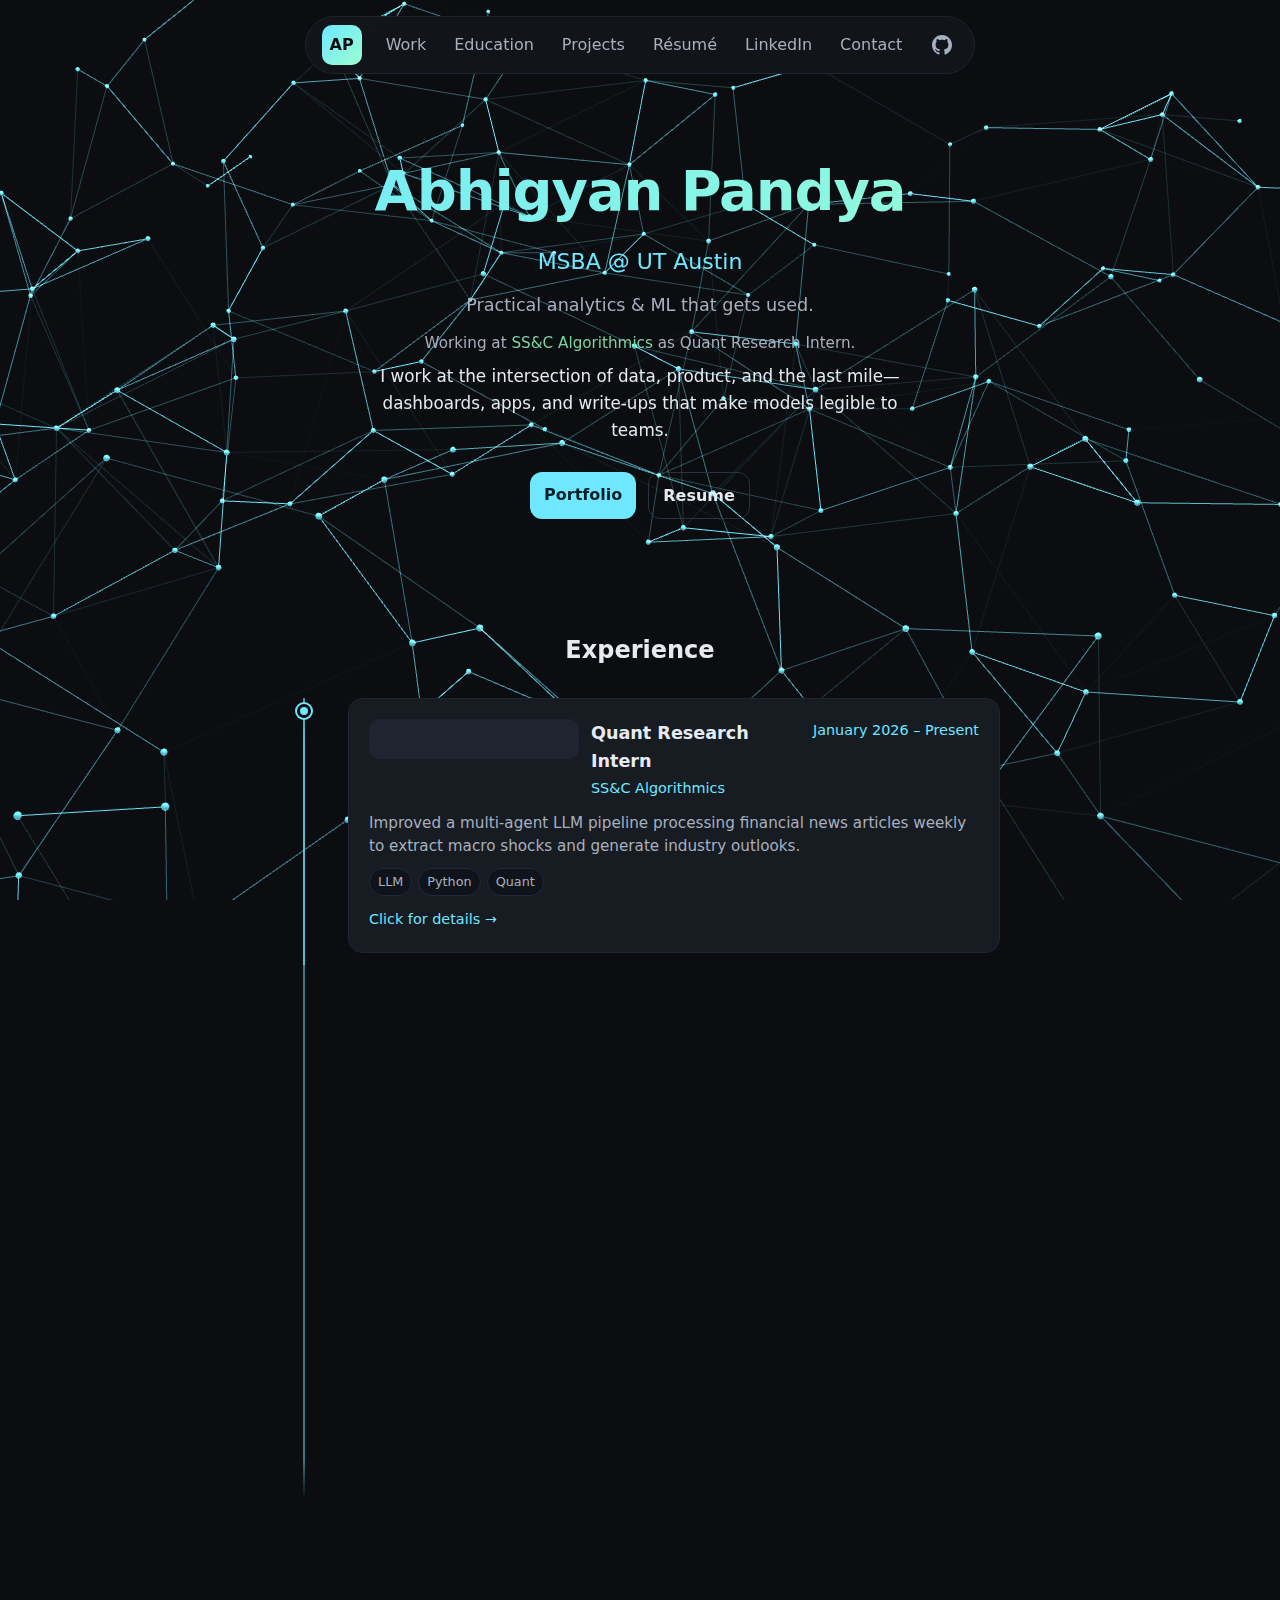
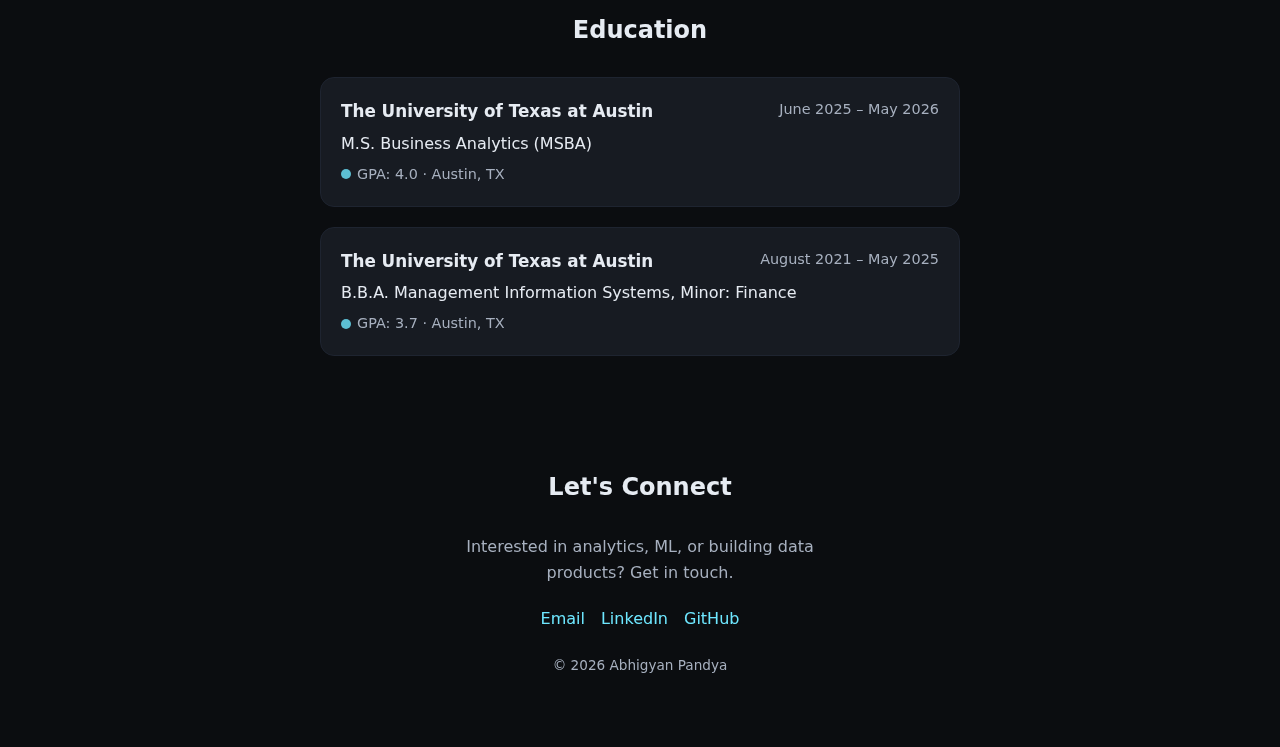
<file: index.html>
<!doctype html>
<html lang="en" class="home">
<head>
  <meta charset="utf-8" />
  <meta name="viewport" content="width=device-width, initial-scale=1" />
  <title>Abhigyan Pandya</title>

  <link rel="stylesheet" href="assets/style.css" />

  <link rel="icon" href="/favicon_io/favicon.ico?v=2" sizes="any">
  <link rel="icon" type="image/png" sizes="32x32" href="/favicon_io/favicon-32x32.png?v=2">
  <link rel="icon" type="image/png" sizes="16x16" href="/favicon_io/favicon-16x16.png?v=2">
  <link rel="apple-touch-icon" sizes="180x180" href="/favicon_io/apple-touch-icon.png">
  <link rel="manifest" href="/favicon_io/site.webmanifest">
  <meta name="theme-color" content="#0b0d10">

  <meta property="og:title" content="Abhigyan Pandya — Analytics & Product" />
  <meta property="og:description" content="MSBA @ UT Austin. I build practical analytics & ML products: AI travel recommender, 30k-review NLP, CVaR optimization, and more." />
  <meta property="og:type" content="website" />
  <meta property="og:url" content="https://abhpan007.github.io/" />
  <meta property="og:image" content="https://abhpan007.github.io/assets/og-home.png" />
  <meta name="twitter:card" content="summary_large_image" />
</head>
<body>
  <div class="bg-dynamic" id="bg-dynamic" aria-hidden="true"></div>

  <header class="topbar container" id="topbar">
    <div class="topbar-pill">
      <a class="logo" href="/">AP</a>
      <nav class="nav">
        <a href="#experience">Work</a>
        <a href="#education">Education</a>
        <a href="/projects.html">Projects</a>
        <a href="/resume.html">Résumé</a>
        <a href="https://www.linkedin.com/in/abhi-pandya" target="_blank" rel="noopener">LinkedIn</a>
        <a href="#contact">Contact</a>
      </nav>
      <a class="nav-icon nav-icon-github" href="https://github.com/abhpan007" target="_blank" rel="noopener" aria-label="GitHub"><svg xmlns="http://www.w3.org/2000/svg" width="20" height="20" viewBox="0 0 24 24" fill="currentColor" aria-hidden="true"><path d="M12 0c-6.626 0-12 5.373-12 12 0 5.302 3.438 9.8 8.207 11.387.599.111.793-.261.793-.577v-2.234c-3.338.726-4.033-1.416-4.033-1.416-.546-1.387-1.333-1.756-1.333-1.756-1.089-.745.083-.729.083-.729 1.205.084 1.839 1.237 1.839 1.237 1.07 1.834 2.807 1.304 3.492.997.107-.775.418-1.305.762-1.604-2.665-.305-5.467-1.334-5.467-5.931 0-1.311.469-2.381 1.236-3.221-.124-.303-.535-1.524.117-3.176 0 0 1.008-.322 3.301 1.23.957-.266 1.983-.399 3.003-.404 1.02.005 2.047.138 3.006.404 2.291-1.552 3.297-1.23 3.297-1.23.653 1.653.242 2.874.118 3.176.77.84 1.235 1.911 1.235 3.221 0 4.609-2.807 5.624-5.479 5.921.43.372.823 1.102.823 2.222v3.293c0 .319.192.694.801.576 4.765-1.589 8.199-6.086 8.199-11.386 0-6.627-5.373-12-12-12z"/></svg></a>
    </div>
  </header>

  <main class="container">
    <section class="hero-block" id="top">
      <h1 class="name name-gradient">Abhigyan Pandya</h1>
      <p class="role">MSBA @ UT Austin</p>
      <p class="tagline">Practical analytics & ML that gets used.</p>
      <p class="current">Working at <a class="company-link" href="https://www.ssctech.com/" target="_blank" rel="noopener">SS&C Algorithmics</a> as Quant Research Intern.</p>
      <p class="one-liner">I work at the intersection of data, product, and the last mile—dashboards, apps, and write-ups that make models legible to teams.</p>
      <div class="cta">
        <a class="btn btn-primary" href="/projects.html">Portfolio</a>
        <a class="btn ghost" href="/resume.html">Resume</a>
      </div>
    </section>

    <section id="experience">
      <h2>Experience</h2>
      <div class="timeline timeline-left">
        <div class="timeline-line" id="timeline-line" aria-hidden="true"></div>
        <div class="timeline-item" data-timeline>
          <div class="timeline-track"><span class="timeline-dot"></span></div>
          <div class="timeline-card">
            <div class="timeline-card-header">
              <div class="timeline-card-title-row">
                <div class="timeline-logo" aria-hidden="true"></div>
                <div>
                  <h3>Quant Research Intern</h3>
                  <p class="company">SS&C Algorithmics</p>
                </div>
                <p class="timeline-dates">January 2026 – Present</p>
              </div>
            </div>
            <p class="desc">Improved a multi-agent LLM pipeline processing financial news articles weekly to extract macro shocks and generate industry outlooks.</p>
            <div class="tags">
              <span class="badge">LLM</span>
              <span class="badge">Python</span>
              <span class="badge">Quant</span>
            </div>
            <div class="timeline-card-details" id="exp-details-1" hidden>
              <p>Additional context: pipeline ingests news, runs LLM extraction, and produces structured outlooks for internal use.</p>
            </div>
            <button type="button" class="timeline-details-toggle" data-details="exp-details-1" aria-expanded="false">Click for details →</button>
          </div>
        </div>
        <div class="timeline-item" data-timeline>
          <div class="timeline-track"><span class="timeline-dot"></span></div>
          <div class="timeline-card">
            <div class="timeline-card-header">
              <div class="timeline-card-title-row">
                <div class="timeline-logo" aria-hidden="true"></div>
                <div>
                  <h3>Technical Co-Founder</h3>
                  <p class="company"><a href="https://www.statme.us/" target="_blank" rel="noopener">StatMe</a></p>
                </div>
                <p class="timeline-dates">Ongoing</p>
              </div>
            </div>
            <p class="desc">Co-building StatMe, a basketball analytics platform. Building product, data pipelines, and analytics to bring NBA-level insights to players and teams.</p>
            <div class="tags">
              <span class="badge">Analytics</span>
              <span class="badge">Product</span>
              <span class="badge">Python</span>
            </div>
            <div class="timeline-card-details" id="exp-details-2" hidden>
              <p>Building full-stack product: data ingestion, stat models, and user-facing dashboards.</p>
            </div>
            <button type="button" class="timeline-details-toggle" data-details="exp-details-2" aria-expanded="false">Click for details →</button>
          </div>
        </div>
        <div class="timeline-item" data-timeline>
          <div class="timeline-track"><span class="timeline-dot"></span></div>
          <div class="timeline-card">
            <div class="timeline-card-header">
              <div class="timeline-card-title-row">
                <div class="timeline-logo" aria-hidden="true"></div>
                <div>
                  <h3>Data Science Analyst Intern</h3>
                  <p class="company">Expedia Group</p>
                </div>
                <p class="timeline-dates">May 2024 – July 2024</p>
              </div>
            </div>
            <p class="desc">Utilized SQL and Python to create data models and identify key insights analyzing customer trends in the Air Analytics business.</p>
            <div class="tags">
              <span class="badge">Python</span>
              <span class="badge">SQL</span>
              <span class="badge">Analytics</span>
            </div>
            <div class="timeline-card-details" id="exp-details-3" hidden>
              <p>Focused on Air Analytics: built dashboards and models to surface trends for product and business teams.</p>
            </div>
            <button type="button" class="timeline-details-toggle" data-details="exp-details-3" aria-expanded="false">Click for details →</button>
          </div>
        </div>
      </div>
    </section>

    <section id="education">
      <h2>Education</h2>
      <div class="education-list">
        <article class="edu-card">
          <div class="edu-card-head">
            <p class="school">The University of Texas at Austin</p>
            <p class="dates">June 2025 – May 2026</p>
          </div>
          <p class="degree">M.S. Business Analytics (MSBA)</p>
          <p class="meta"><span class="location-icon" aria-hidden="true"></span> GPA: 4.0 · Austin, TX</p>
        </article>
        <article class="edu-card">
          <div class="edu-card-head">
            <p class="school">The University of Texas at Austin</p>
            <p class="dates">August 2021 – May 2025</p>
          </div>
          <p class="degree">B.B.A. Management Information Systems, Minor: Finance</p>
          <p class="meta"><span class="location-icon" aria-hidden="true"></span> GPA: 3.7 · Austin, TX</p>
        </article>
      </div>
    </section>

    <section class="contact-block" id="contact">
      <h2>Let's Connect</h2>
      <p class="hook">Interested in analytics, ML, or building data products? Get in touch.</p>
      <div class="links">
        <a href="mailto:abhigyanpandya@gmail.com">Email</a>
        <a href="https://www.linkedin.com/in/abhi-pandya" target="_blank" rel="noopener">LinkedIn</a>
        <a href="https://github.com/abhpan007" target="_blank" rel="noopener">GitHub</a>
      </div>
      <p class="copy">© <span id="year"></span> Abhigyan Pandya</p>
    </section>
  </main>

  <script src="assets/vendor/three.min.js"></script>
  <script src="assets/vendor/vanta.net.min.js"></script>
  <script src="assets/index.js"></script>
  <script>document.getElementById('year').textContent = new Date().getFullYear();</script>
</body>
</html>
</file>
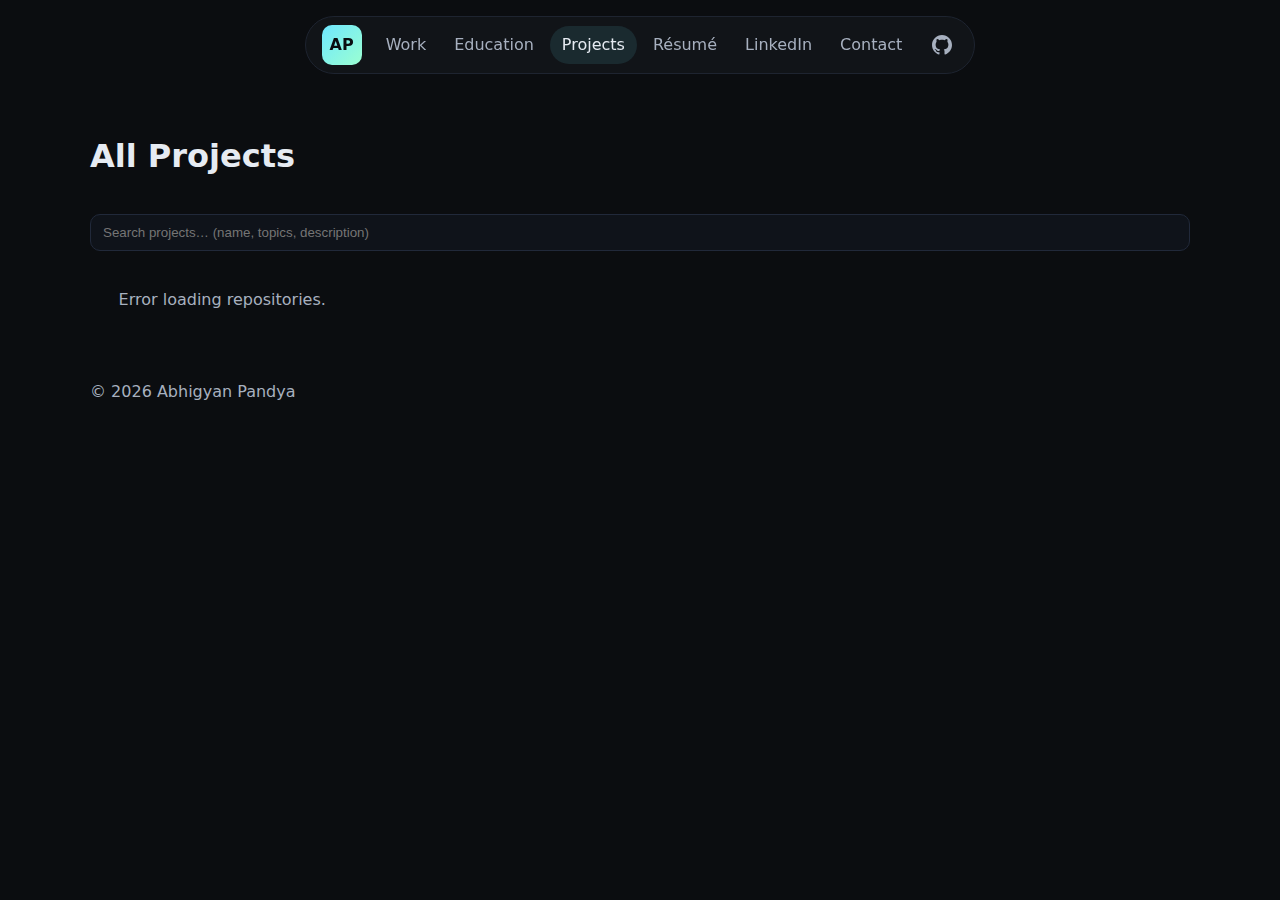
<file: projects.html>
<!doctype html>
<html lang="en">
<head>
<meta charset="utf-8" />
<meta name="viewport" content="width=device-width, initial-scale=1" />
  <!-- Favicons (same as index) -->
<link rel="icon" href="/favicon_io/favicon.ico?v=2" sizes="any">
<link rel="icon" type="image/png" sizes="32x32" href="/favicon_io/favicon-32x32.png?v=2">
<link rel="icon" type="image/png" sizes="16x16" href="/favicon_io/favicon-16x16.png?v=2">
<link rel="apple-touch-icon" sizes="180x180" href="/favicon_io/apple-touch-icon.png">
<link rel="manifest" href="/favicon_io/site.webmanifest">
<meta name="theme-color" content="#0b0d10">

<meta property="og:title" content="Abhigyan Pandya — Analytics & Product" />
<meta property="og:description" content="MSBA @ UT Austin. I build practical analytics & ML products: AI travel recommender, 30k-review NLP, CVaR optimization, and more." />
<meta property="og:type" content="website" />
<meta property="og:url" content="https://abhpan007.github.io/" />
<meta property="og:image" content="https://abhpan007.github.io/assets/og-home.png" />
<meta name="twitter:card" content="summary_large_image" />

 
<title>All Projects – Abhigyan Pandya</title>
<meta name="description" content="All public GitHub repositories by Abhigyan Pandya." />
<link rel="stylesheet" href="assets/style.css" />
</head>
<body>
<header class="topbar container">
  <div class="topbar-pill">
    <a class="logo" href="/">AP</a>
    <nav class="nav">
      <a href="/#experience">Work</a>
      <a href="/#education">Education</a>
      <a class="active" href="/projects.html">Projects</a>
      <a href="/resume.html">Résumé</a>
      <a href="https://www.linkedin.com/in/abhi-pandya" target="_blank" rel="noopener">LinkedIn</a>
      <a href="/#contact">Contact</a>
    </nav>
    <a class="nav-icon nav-icon-github" href="https://github.com/abhpan007" target="_blank" rel="noopener" aria-label="GitHub"><svg xmlns="http://www.w3.org/2000/svg" width="20" height="20" viewBox="0 0 24 24" fill="currentColor" aria-hidden="true"><path d="M12 0c-6.626 0-12 5.373-12 12 0 5.302 3.438 9.8 8.207 11.387.599.111.793-.261.793-.577v-2.234c-3.338.726-4.033-1.416-4.033-1.416-.546-1.387-1.333-1.756-1.333-1.756-1.089-.745.083-.729.083-.729 1.205.084 1.839 1.237 1.839 1.237 1.07 1.834 2.807 1.304 3.492.997.107-.775.418-1.305.762-1.604-2.665-.305-5.467-1.334-5.467-5.931 0-1.311.469-2.381 1.236-3.221-.124-.303-.535-1.524.117-3.176 0 0 1.008-.322 3.301 1.23.957-.266 1.983-.399 3.003-.404 1.02.005 2.047.138 3.006.404 2.291-1.552 3.297-1.23 3.297-1.23.653 1.653.242 2.874.118 3.176.77.84 1.235 1.911 1.235 3.221 0 4.609-2.807 5.624-5.479 5.921.43.372.823 1.102.823 2.222v3.293c0 .319.192.694.801.576 4.765-1.589 8.199-6.086 8.199-11.386 0-6.627-5.373-12-12-12z"/></svg></a>
  </div>
</header>


<main class="container">
<section class="pagehead">
<h1>All Projects</h1>
<input id="search" class="search" type="search" placeholder="Search projects… (name, topics, description)" />
</section>


<div id="repo-grid" class="grid"></div>
<div id="empty" class="empty" hidden>No matches. Try a different search.</div>
</main>


<footer class="container footer">
<span>© <span id="year"></span> Abhigyan Pandya</span>
</footer>


<script>window.SITE_CFG = { username: "abhpan007" };</script>
<script src="assets/site.js"></script>
<script>
document.getElementById('year').textContent = new Date().getFullYear();
loadAndRenderRepos({
gridId: 'repo-grid',
emptyId: 'empty',
searchId: 'search',
hide: {
forks: true,
archived: true,
pagesRepo: true
}
});
</script>
</body>
</html>
</file>
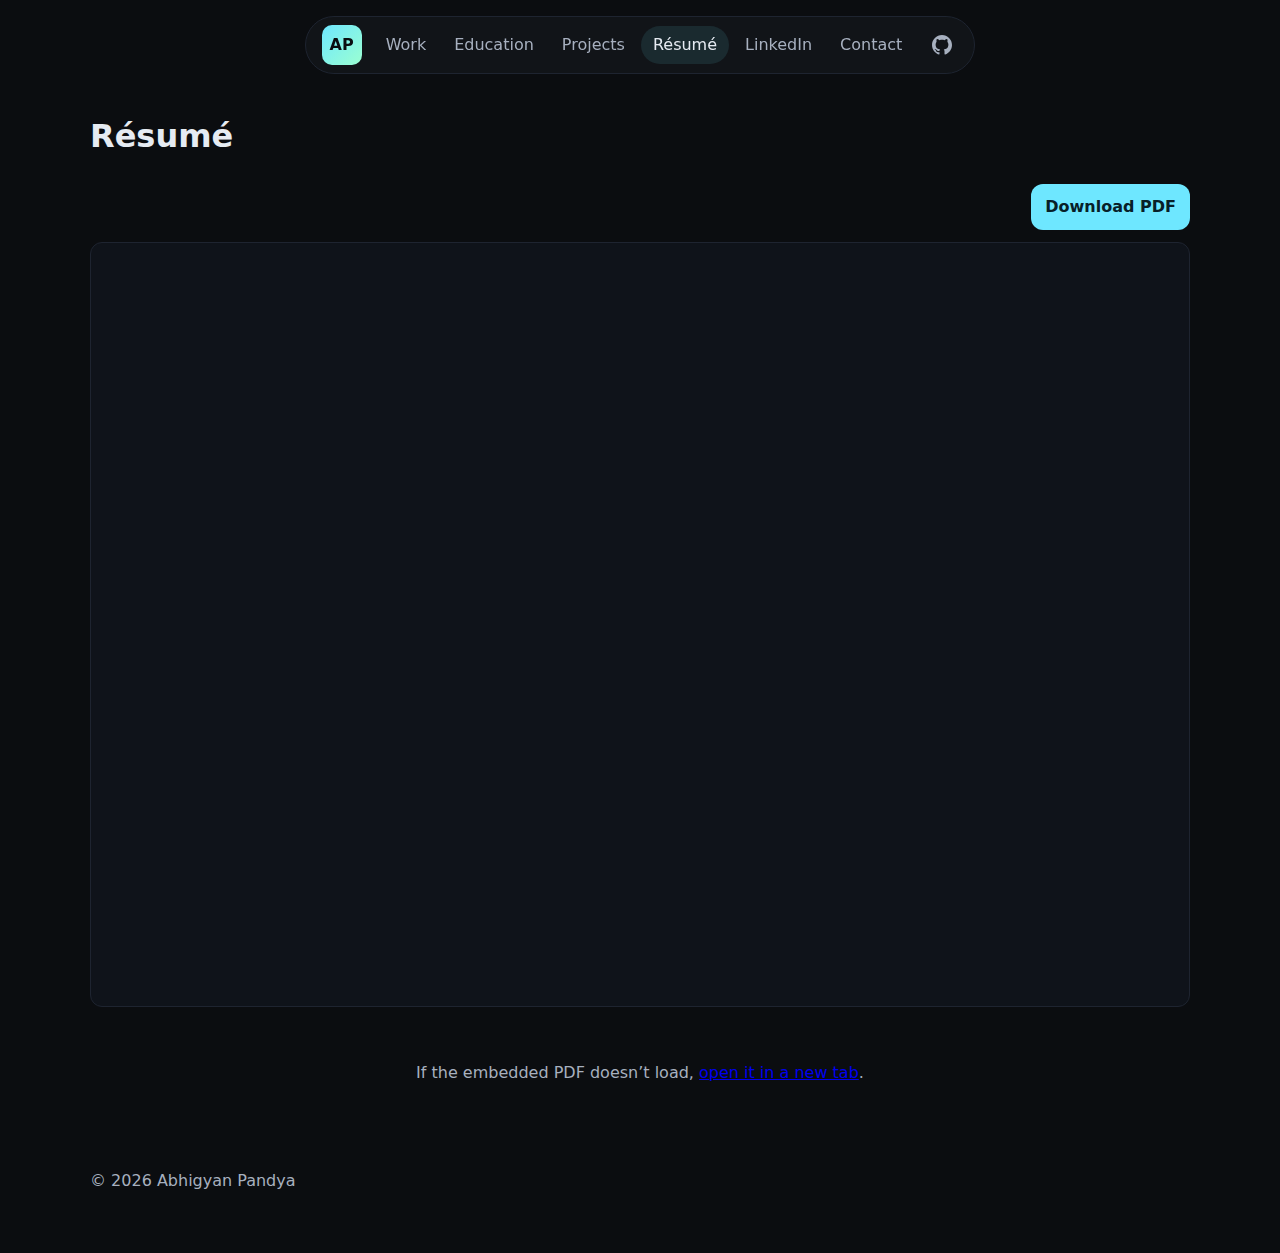
<file: resume.html>
<!doctype html>
<html lang="en">
<head>
<meta charset="utf-8" />
<meta name="viewport" content="width=device-width, initial-scale=1" />

 <!-- Favicons (same as index) -->
<link rel="icon" href="/favicon_io/favicon.ico?v=2" sizes="any">
<link rel="icon" type="image/png" sizes="32x32" href="/favicon_io/favicon-32x32.png?v=2">
<link rel="icon" type="image/png" sizes="16x16" href="/favicon_io/favicon-16x16.png?v=2">
<link rel="apple-touch-icon" sizes="180x180" href="/favicon_io/apple-touch-icon.png">
<link rel="manifest" href="/favicon_io/site.webmanifest">
<meta name="theme-color" content="#0b0d10">
<meta name="description" content="Résumé of Abhigyan Pandya — MSBA @ UT Austin. Analytics, ML, and data products." />

<meta property="og:title" content="Abhigyan Pandya — Analytics & Product" />
<meta property="og:description" content="MSBA @ UT Austin. I build practical analytics & ML products: AI travel recommender, 30k-review NLP, CVaR optimization, and more." />
<meta property="og:type" content="website" />
<meta property="og:url" content="https://abhpan007.github.io/" />
<meta property="og:image" content="https://abhpan007.github.io/assets/og-home.png" />
<meta name="twitter:card" content="summary_large_image" />

  
<title>Résumé – Abhigyan Pandya</title>
<link rel="stylesheet" href="assets/style.css" />
<style>
.resume-frame{width:100%; height:85vh; border:1px solid #1e2430; border-radius:12px; background:#0f131a}
.download{display:flex; justify-content:flex-end; margin:12px 0}
</style>
</head>
<body>
<header class="topbar container">
  <div class="topbar-pill">
    <a class="logo" href="/">AP</a>
    <nav class="nav">
      <a href="/#experience">Work</a>
      <a href="/#education">Education</a>
      <a href="/projects.html">Projects</a>
      <a class="active" href="/resume.html">Résumé</a>
      <a href="https://www.linkedin.com/in/abhi-pandya" target="_blank" rel="noopener">LinkedIn</a>
      <a href="/#contact">Contact</a>
    </nav>
    <a class="nav-icon nav-icon-github" href="https://github.com/abhpan007" target="_blank" rel="noopener" aria-label="GitHub"><svg xmlns="http://www.w3.org/2000/svg" width="20" height="20" viewBox="0 0 24 24" fill="currentColor" aria-hidden="true"><path d="M12 0c-6.626 0-12 5.373-12 12 0 5.302 3.438 9.8 8.207 11.387.599.111.793-.261.793-.577v-2.234c-3.338.726-4.033-1.416-4.033-1.416-.546-1.387-1.333-1.756-1.333-1.756-1.089-.745.083-.729.083-.729 1.205.084 1.839 1.237 1.839 1.237 1.07 1.834 2.807 1.304 3.492.997.107-.775.418-1.305.762-1.604-2.665-.305-5.467-1.334-5.467-5.931 0-1.311.469-2.381 1.236-3.221-.124-.303-.535-1.524.117-3.176 0 0 1.008-.322 3.301 1.23.957-.266 1.983-.399 3.003-.404 1.02.005 2.047.138 3.006.404 2.291-1.552 3.297-1.23 3.297-1.23.653 1.653.242 2.874.118 3.176.77.84 1.235 1.911 1.235 3.221 0 4.609-2.807 5.624-5.479 5.921.43.372.823 1.102.823 2.222v3.293c0 .319.192.694.801.576 4.765-1.589 8.199-6.086 8.199-11.386 0-6.627-5.373-12-12-12z"/></svg></a>
  </div>
</header>


<main class="container">
<h1>Résumé</h1>
<div class="download"><a class="btn" href="/Abhigyan_Pandya_Resume.pdf" download>Download PDF</a></div>
<iframe class="resume-frame" src="/Abhigyan_Pandya_Resume.pdf" title="Abhigyan Pandya – Résumé"></iframe>
<p class="empty">If the embedded PDF doesn’t load, <a href="/Abhigyan_Pandya_Resume.pdf" target="_blank" rel="noopener">open it in a new tab</a>.</p>
</main>


<footer class="container footer">
<span>© <span id="year"></span> Abhigyan Pandya</span>
</footer>
<script>document.getElementById('year').textContent = new Date().getFullYear();</script>
</body>
</html>
</file>
<file: assets/style.css>
:root{ --bg:#0b0d10; --panel:#12151a; --ink:#e6ebf2; --muted:#a7b0bf; --accent:#6ee7ff; --card:#171b22; }
*{ box-sizing:border-box }
html{ scroll-behavior:smooth }
html,body{ height:100% }
body{ margin:0; font:16px/1.6 system-ui, -apple-system, Segoe UI, Roboto, Helvetica, Arial, "Apple Color Emoji","Segoe UI Emoji"; background:var(--bg); color:var(--ink); position:relative }


.container{ width:min(1100px, 92%); margin-inline:auto }
.topbar{ position:sticky; top:0; z-index:100; display:flex; justify-content:center; padding:16px 0; background:transparent; }
.topbar-pill{ display:flex; align-items:center; gap:8px; padding:8px 16px; background:rgba(18,21,26,.9); border:1px solid #1e2430; border-radius:999px; backdrop-filter:blur(8px); }
.topbar-pill .logo{ margin-right:4px; }
.topbar-pill .nav{ display:flex; align-items:center; gap:4px; }
.topbar-pill .nav a{ margin-left:0; padding:6px 12px; border-radius:999px; color:var(--muted); text-decoration:none; transition:color .15s, background .15s; }
.topbar-pill .nav a:hover{ color:var(--ink); background:rgba(255,255,255,.05); }
.topbar-pill .nav a.active{ color:var(--ink); background:rgba(110,231,255,.1); }
.nav-icon{ display:flex; align-items:center; justify-content:center; padding:6px; margin-left:4px; color:var(--muted); border-radius:50%; transition:color .15s, background .15s; }
.nav-icon:hover{ color:var(--ink); background:rgba(255,255,255,.05); }
.logo{ display:inline-grid; place-items:center; width:40px; height:40px; border-radius:10px; background:linear-gradient(135deg, var(--accent), #9bffd1); color:#0a0d10; font-weight:800; text-decoration:none; flex-shrink:0; }
.nav a{ color:var(--muted); text-decoration:none; transition:color .15s }
.nav a:hover, .nav a.active{ color:var(--ink) }
@media (max-width: 700px) {
  .topbar-pill{ flex-wrap:wrap; justify-content:center; max-width:100%; }
  .topbar-pill .nav a{ padding:6px 8px; font-size:0.9rem; }
}


.hero{ padding:60px 0 34px; }
.hero h1{ font-size:clamp(28px, 4.2vw, 48px); margin:0 0 10px }
.lede{ color:var(--muted); max-width:60ch }
.cta{ margin-top:20px; display:flex; gap:12px }
.btn{ display:inline-block; padding:10px 14px; border-radius:12px; background:var(--accent); color:#072028; font-weight:700; text-decoration:none }
.btn.ghost{ background:transparent; border:1px solid #2a3140; color:var(--ink) }


h2{ margin:40px 0 14px; font-size:1.4rem }
.grid{ display:grid; grid-template-columns:repeat(auto-fill,minmax(260px,1fr)); gap:14px }
.card{ background:var(--card); border:1px solid #1e2430; padding:16px; border-radius:14px; transition:transform .15s ease, border-color .15s ease }
.card:hover{ transform:translateY(-2px); border-color:#2e374a }
.card-project { overflow: hidden; padding-top: 0; }
.card-strip { height: 72px; background: linear-gradient(135deg, rgba(110,231,255,.12), rgba(45,55,72,.9)); margin: 0 -16px 12px -16px; border-radius: 14px 14px 0 0; }
.card-tags { margin-top: 10px; display: flex; gap: 6px; flex-wrap: wrap; }
.card h3{ margin:0 0 8px; font-size:1.05rem }
.card p{ margin:0 0 10px; color:var(--muted) }
.meta{ display:flex; gap:10px; color:var(--muted); font-size:.9rem }
.badge{ display:inline-flex; gap:6px; align-items:center; padding:3px 8px; border-radius:999px; background:#0f131a; border:1px solid #21293a; font-size:.8rem; color:var(--muted) }
.lang{ opacity:.9 }


.footer{ display:flex; justify-content:space-between; padding:36px 0 60px; color:var(--muted) }
.pagehead{ display:grid; gap:10px; padding:20px 0 6px }
.search{ border-radius:10px; border:1px solid #21293a; background:#0f131a; padding:10px 12px; color:var(--ink); outline:none }
.empty{ text-align:center; color:var(--muted); padding:30px 0 }
.accent{ color:var(--accent) }

/* === Sidebar layout + portrait sizing === */
.wrap {
  display: grid;
  grid-template-columns: 300px minmax(0, 1fr);
  gap: 32px;
  align-items: start;
  padding: 32px 0;
}

.sidebar {
  position: sticky;
  top: 24px;
  display: grid;
  gap: 18px;
}

/* Headshot sizing/crop */
.pfp {
  width: 100%;
  max-width: 220px;     /* cap the size */
  aspect-ratio: 1 / 1;  /* portrait shape */
  object-fit: cover;    /* crop instead of squish */
  object-position: 50% 50%; /* adjust if your face is off-center */
  border-radius: 20px;
  border: 1px solid #1e2430;
}

@media (max-width: 860px) {
  .wrap { grid-template-columns: 1fr; }
  .pfp { max-width: 180px; }
}

/* === Single-page home: dynamic background (Vanta.js NET) === */
.bg-dynamic {
  position: fixed;
  inset: 0;
  z-index: -1;
  overflow: hidden;
  background: var(--bg);
}
.bg-dynamic::before {
  content: "";
  position: absolute;
  inset: 0;
  background: radial-gradient(ellipse 80% 50% at 50% -20%, rgba(110, 231, 255, .04), transparent);
  pointer-events: none;
}
.bg-dynamic .vanta-canvas { position: absolute !important; top: 0 !important; left: 0 !important; }

/* === Single-page home: hero === */
.home .hero-block { padding: 80px 0 60px; text-align: center; }
.home .hero-block .name { font-size: clamp(36px, 6vw, 56px); margin: 0 0 8px; font-weight: 700; letter-spacing: -0.02em; }
.home .hero-block .name-gradient { background: linear-gradient(90deg, #6ee7ff, #9bffd1); -webkit-background-clip: text; background-clip: text; -webkit-text-fill-color: transparent; }
.home .hero-block .role { font-size: clamp(18px, 2vw, 22px); color: var(--accent); margin: 0 0 12px; font-weight: 500; }
.home .hero-block .tagline { color: var(--muted); font-size: 1.1rem; max-width: 42ch; margin: 0 auto 12px; }
.home .hero-block .current { color: var(--muted); font-size: 0.95rem; margin: 0 0 8px; }
.home .hero-block .company-link { color: #7dd3a0; text-decoration: none; font-weight: 500; }
.home .hero-block .company-link:hover { text-decoration: underline; }
.home .hero-block .one-liner { color: var(--ink); max-width: 52ch; margin: 0 auto 28px; font-size: 1.05rem; }
.home .hero-block .cta { justify-content: center; flex-wrap: wrap; gap: 12px; }
.home .hero-block .btn-primary { background: var(--accent); color: #072028; }

/* === Section spacing (single-page) === */
.home section[id] { padding: 56px 0; }
.home section[id] > h2 { margin-top: 0; margin-bottom: 28px; font-size: 1.5rem; color: var(--ink); text-align: center; }

/* === Experience timeline (left-aligned) === */
.timeline { position: relative; max-width: 720px; margin: 0 auto; }
.timeline.timeline-left .timeline-line { left: 24px; }
.timeline.timeline-left .timeline-item { display: grid; grid-template-columns: 48px 1fr; gap: 20px; align-items: start; margin-bottom: 32px; opacity: 0; transform: translateY(16px); transition: opacity .5s ease, transform .5s ease; }
.timeline.timeline-left .timeline-item.visible { opacity: 1; transform: translateY(0); }
.timeline.timeline-left .timeline-item:last-child { margin-bottom: 0; }
.timeline::before { content: ""; position: absolute; left: 24px; top: 0; bottom: 0; width: 2px; background: linear-gradient(180deg, transparent, var(--accent) 5%, var(--accent) 95%, transparent); transform: translateX(-50%); border-radius: 2px; opacity: .5; }
.timeline-line { position: absolute; left: 24px; top: 0; height: 100%; width: 2px; background: var(--accent); transform: translateX(-50%) scaleY(0); transform-origin: top; border-radius: 2px; opacity: .6; transition: transform 1s cubic-bezier(0.4, 0, 0.2, 1); }
.timeline-track { display: flex; justify-content: center; padding-top: 6px; }
.timeline-dot { width: 14px; height: 14px; border-radius: 50%; background: var(--accent); border: 3px solid var(--bg); box-shadow: 0 0 0 2px var(--accent); flex-shrink: 0; }
.timeline-card { background: var(--card); border: 1px solid #1e2430; border-radius: 14px; padding: 20px; transition: transform .15s ease, border-color .15s ease, box-shadow .15s; }
.timeline-card:hover { transform: translateY(-2px); border-color: #2e374a; box-shadow: 0 8px 24px rgba(0,0,0,.25); }
.timeline-card-title-row { display: flex; align-items: flex-start; gap: 12px; flex-wrap: wrap; }
.timeline-logo { width: 40px; height: 40px; border-radius: 10px; background: #1e2430; flex-shrink: 0; }
.timeline-card-title-row > div { flex: 1; min-width: 0; }
.timeline-card h3 { margin: 0 0 2px; font-size: 1.1rem; }
.timeline-card .company { color: var(--accent); font-size: 0.9rem; margin: 0; }
.timeline-card .company a { color: var(--accent); text-decoration: none; }
.timeline-card .company a:hover { text-decoration: underline; }
.timeline-dates { margin: 0; color: var(--accent); font-size: 0.9rem; font-weight: 500; white-space: nowrap; }
.timeline-card .desc { color: var(--muted); font-size: 0.95rem; line-height: 1.5; margin: 12px 0 10px; }
.timeline-card .tags { display: flex; flex-wrap: wrap; gap: 6px; margin-bottom: 10px; }
.timeline-card .tags .badge { margin: 0; }
.timeline-card-details { color: var(--muted); font-size: 0.9rem; line-height: 1.5; margin: 10px 0; padding-top: 10px; border-top: 1px solid #1e2430; }
.timeline-details-toggle { background: none; border: none; color: var(--accent); font-size: 0.9rem; cursor: pointer; padding: 0; text-align: left; font-family: inherit; }
.timeline-details-toggle:hover { text-decoration: underline; }
.timeline-details-toggle[aria-expanded="true"] { margin-bottom: 0; }
@media (max-width: 700px) {
  .timeline.timeline-left .timeline-item { grid-template-columns: 32px 1fr; gap: 12px; }
  .timeline::before { left: 16px; }
  .timeline-line { left: 16px; }
  .timeline-track { padding-top: 4px; }
  .timeline-logo { width: 32px; height: 32px; }
}

/* === Education blocks (single-page) === */
.education-list { display: flex; flex-direction: column; gap: 20px; max-width: 640px; margin: 0 auto; }
.edu-card { background: var(--card); border: 1px solid #1e2430; border-radius: 14px; padding: 20px; transition: transform .15s ease, border-color .15s ease; }
.edu-card:hover { transform: translateY(-2px); border-color: #2e374a; }
.edu-card-head { display: flex; justify-content: space-between; align-items: flex-start; gap: 12px; margin-bottom: 6px; }
.edu-card-head .school { font-weight: 600; font-size: 1.05rem; margin: 0; flex: 1; }
.edu-card-head .dates { color: var(--muted); font-size: 0.9rem; margin: 0; white-space: nowrap; }
.edu-card .school a { color: var(--ink); text-decoration: none; }
.edu-card .school a:hover { color: var(--accent); }
.edu-card .degree { color: var(--ink); margin: 0 0 6px; }
.edu-card .meta { color: var(--muted); font-size: 0.9rem; margin: 0; display: flex; align-items: center; gap: 6px; }
.location-icon { display: inline-block; width: 10px; height: 10px; border-radius: 50%; background: var(--accent); opacity: .8; }

/* === Contact section === */
.contact-block { text-align: center; padding: 40px 0 60px; }
.contact-block h2 { margin-bottom: 12px; }
.contact-block .hook { color: var(--muted); max-width: 40ch; margin: 0 auto 20px; }
.contact-block .links { display: flex; justify-content: center; flex-wrap: wrap; gap: 16px; margin-bottom: 12px; }
.contact-block .links a { color: var(--accent); text-decoration: none; font-weight: 500; }
.contact-block .links a:hover { text-decoration: underline; }
.contact-block .location { color: var(--muted); font-size: 0.9rem; }
.contact-block .copy { color: var(--muted); font-size: 0.85rem; margin-top: 24px; }
</file>
